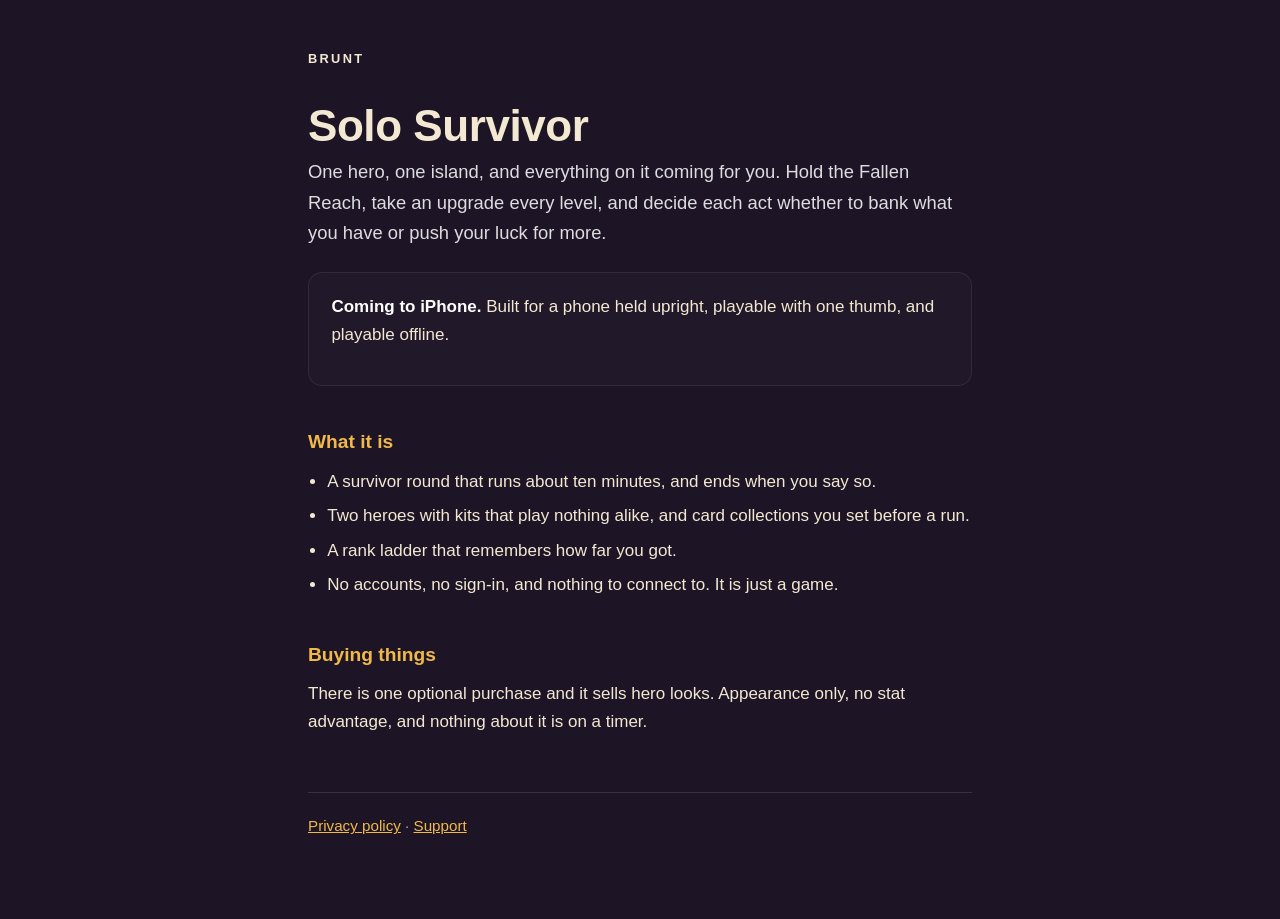
<file: index.html>
<!doctype html>
<html lang="en">
<head>
<meta charset="utf-8">
<meta name="viewport" content="width=device-width, initial-scale=1">
<title>BRUNT · Solo Survivor</title>
<meta name="description" content="BRUNT is a solo survivor game for iPhone. Hold the Fallen Reach, pick your upgrades, and decide when to walk away.">
<link rel="stylesheet" href="style.css">
</head>
<body>
<main>
  <p class="eyebrow">BRUNT</p>
  <h1>Solo Survivor</h1>
  <p class="lede">One hero, one island, and everything on it coming for you.
  Hold the Fallen Reach, take an upgrade every level, and decide each act
  whether to bank what you have or push your luck for more.</p>

  <div class="card">
    <p><b>Coming to iPhone.</b> Built for a phone held upright, playable with
    one thumb, and playable offline.</p>
  </div>

  <h2>What it is</h2>
  <ul>
    <li>A survivor round that runs about ten minutes, and ends when you say so.</li>
    <li>Two heroes with kits that play nothing alike, and card collections you set before a run.</li>
    <li>A rank ladder that remembers how far you got.</li>
    <li>No accounts, no sign-in, and nothing to connect to. It is just a game.</li>
  </ul>

  <h2>Buying things</h2>
  <p>There is one optional purchase and it sells hero looks. Appearance only,
  no stat advantage, and nothing about it is on a timer.</p>

  <p class="foot"><a href="privacy.html">Privacy policy</a> · <a href="support.html">Support</a></p>
</main>
</body>
</html>
</file>
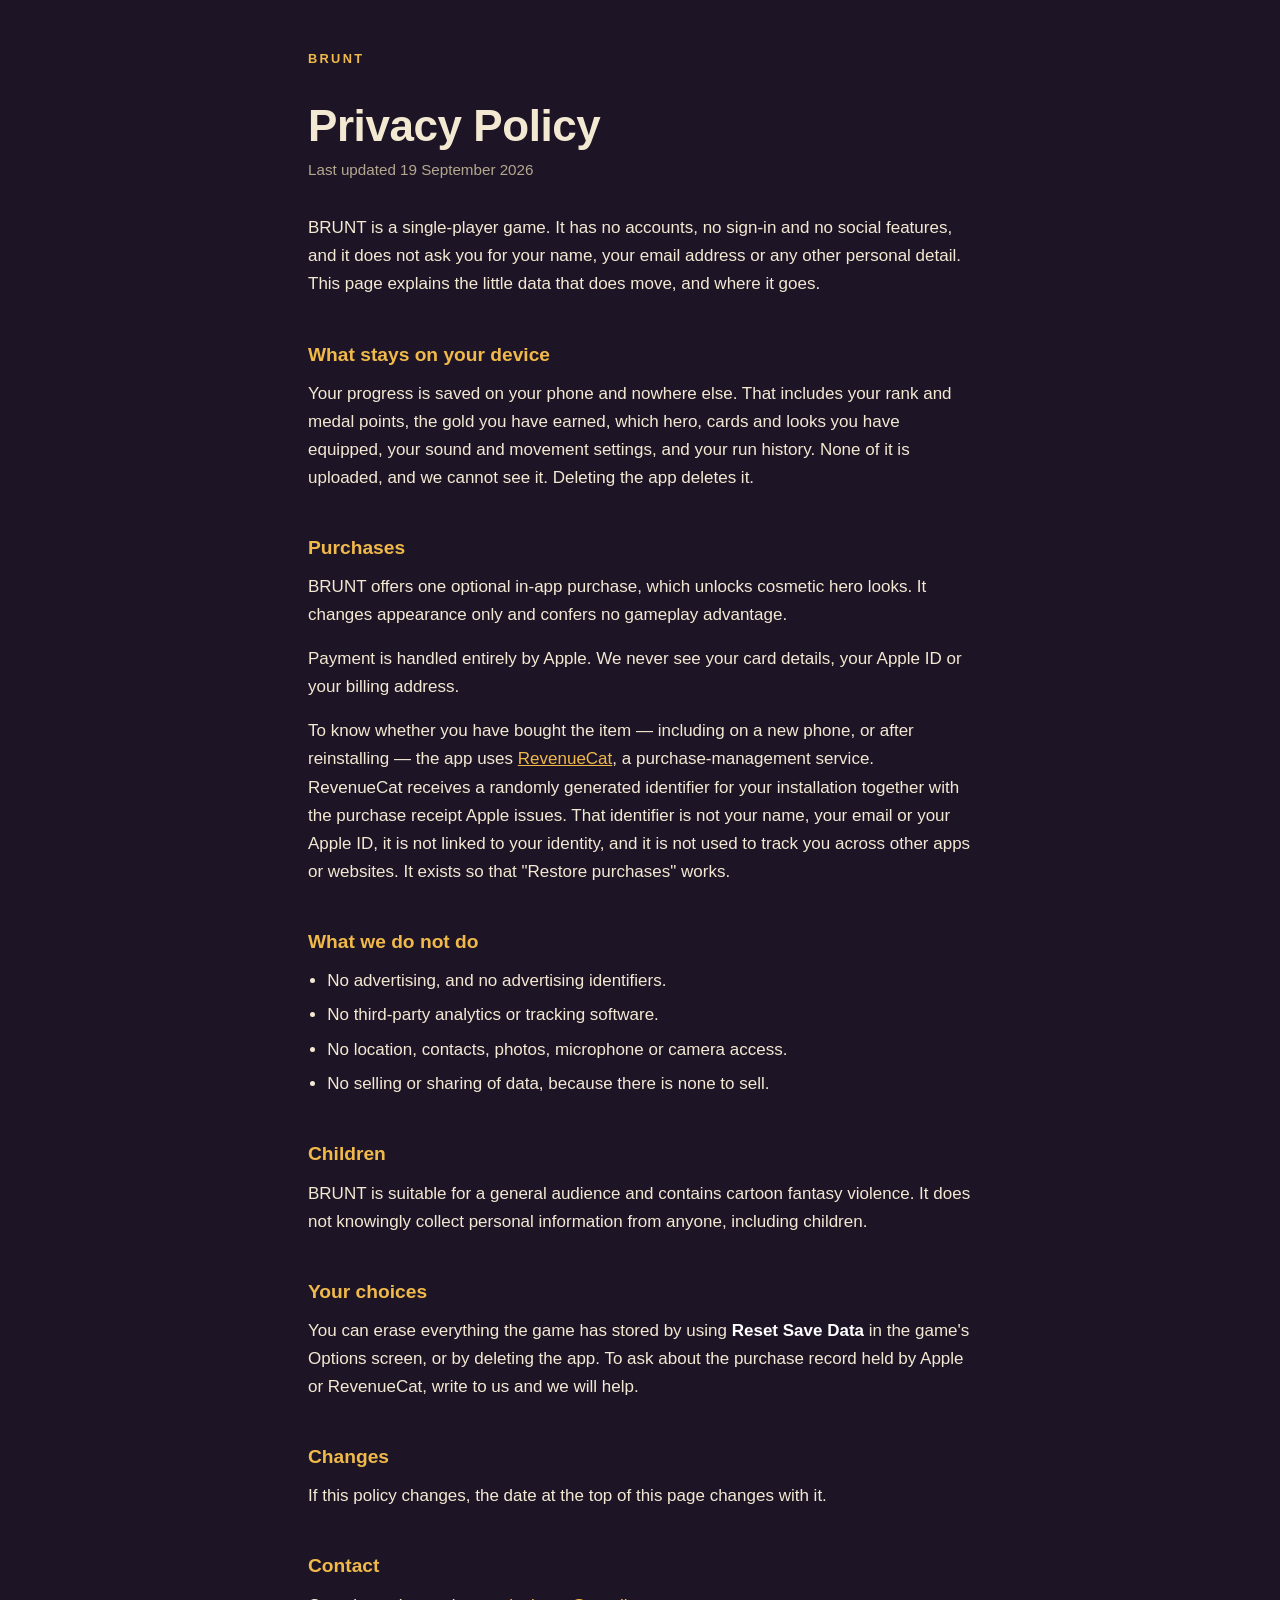
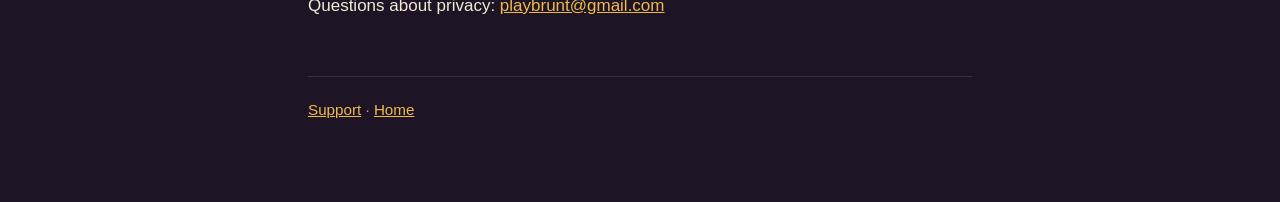
<file: privacy.html>
<!doctype html>
<html lang="en">
<head>
<meta charset="utf-8">
<meta name="viewport" content="width=device-width, initial-scale=1">
<title>Privacy Policy · BRUNT</title>
<link rel="stylesheet" href="style.css">
</head>
<body>
<main>
  <p class="eyebrow"><a href="./">BRUNT</a></p>
  <h1>Privacy Policy</h1>
  <p class="updated">Last updated 19 September 2026</p>

  <p>BRUNT is a single-player game. It has no accounts, no sign-in and no
  social features, and it does not ask you for your name, your email address or
  any other personal detail. This page explains the little data that does move,
  and where it goes.</p>

  <h2>What stays on your device</h2>
  <p>Your progress is saved on your phone and nowhere else. That includes your
  rank and medal points, the gold you have earned, which hero, cards and looks
  you have equipped, your sound and movement settings, and your run history.
  None of it is uploaded, and we cannot see it. Deleting the app deletes it.</p>

  <h2>Purchases</h2>
  <p>BRUNT offers one optional in-app purchase, which unlocks cosmetic hero
  looks. It changes appearance only and confers no gameplay advantage.</p>
  <p>Payment is handled entirely by Apple. We never see your card details, your
  Apple ID or your billing address.</p>
  <p>To know whether you have bought the item — including on a new phone, or
  after reinstalling — the app uses
  <a href="https://www.revenuecat.com/privacy" target="_blank" rel="noopener">RevenueCat</a>,
  a purchase-management service. RevenueCat receives a randomly generated
  identifier for your installation together with the purchase receipt Apple
  issues. That identifier is not your name, your email or your Apple ID, it is
  not linked to your identity, and it is not used to track you across other
  apps or websites. It exists so that "Restore purchases" works.</p>

  <h2>What we do not do</h2>
  <ul>
    <li>No advertising, and no advertising identifiers.</li>
    <li>No third-party analytics or tracking software.</li>
    <li>No location, contacts, photos, microphone or camera access.</li>
    <li>No selling or sharing of data, because there is none to sell.</li>
  </ul>

  <h2>Children</h2>
  <p>BRUNT is suitable for a general audience and contains cartoon fantasy
  violence. It does not knowingly collect personal information from anyone,
  including children.</p>

  <h2>Your choices</h2>
  <p>You can erase everything the game has stored by using <b>Reset Save
  Data</b> in the game's Options screen, or by deleting the app. To ask about
  the purchase record held by Apple or RevenueCat, write to us and we will help.</p>

  <h2>Changes</h2>
  <p>If this policy changes, the date at the top of this page changes with it.</p>

  <h2>Contact</h2>
  <p>Questions about privacy: <a href="mailto:playbrunt@gmail.com">playbrunt@gmail.com</a></p>

  <p class="foot"><a href="support.html">Support</a> · <a href="./">Home</a></p>
</main>
</body>
</html>
</file>
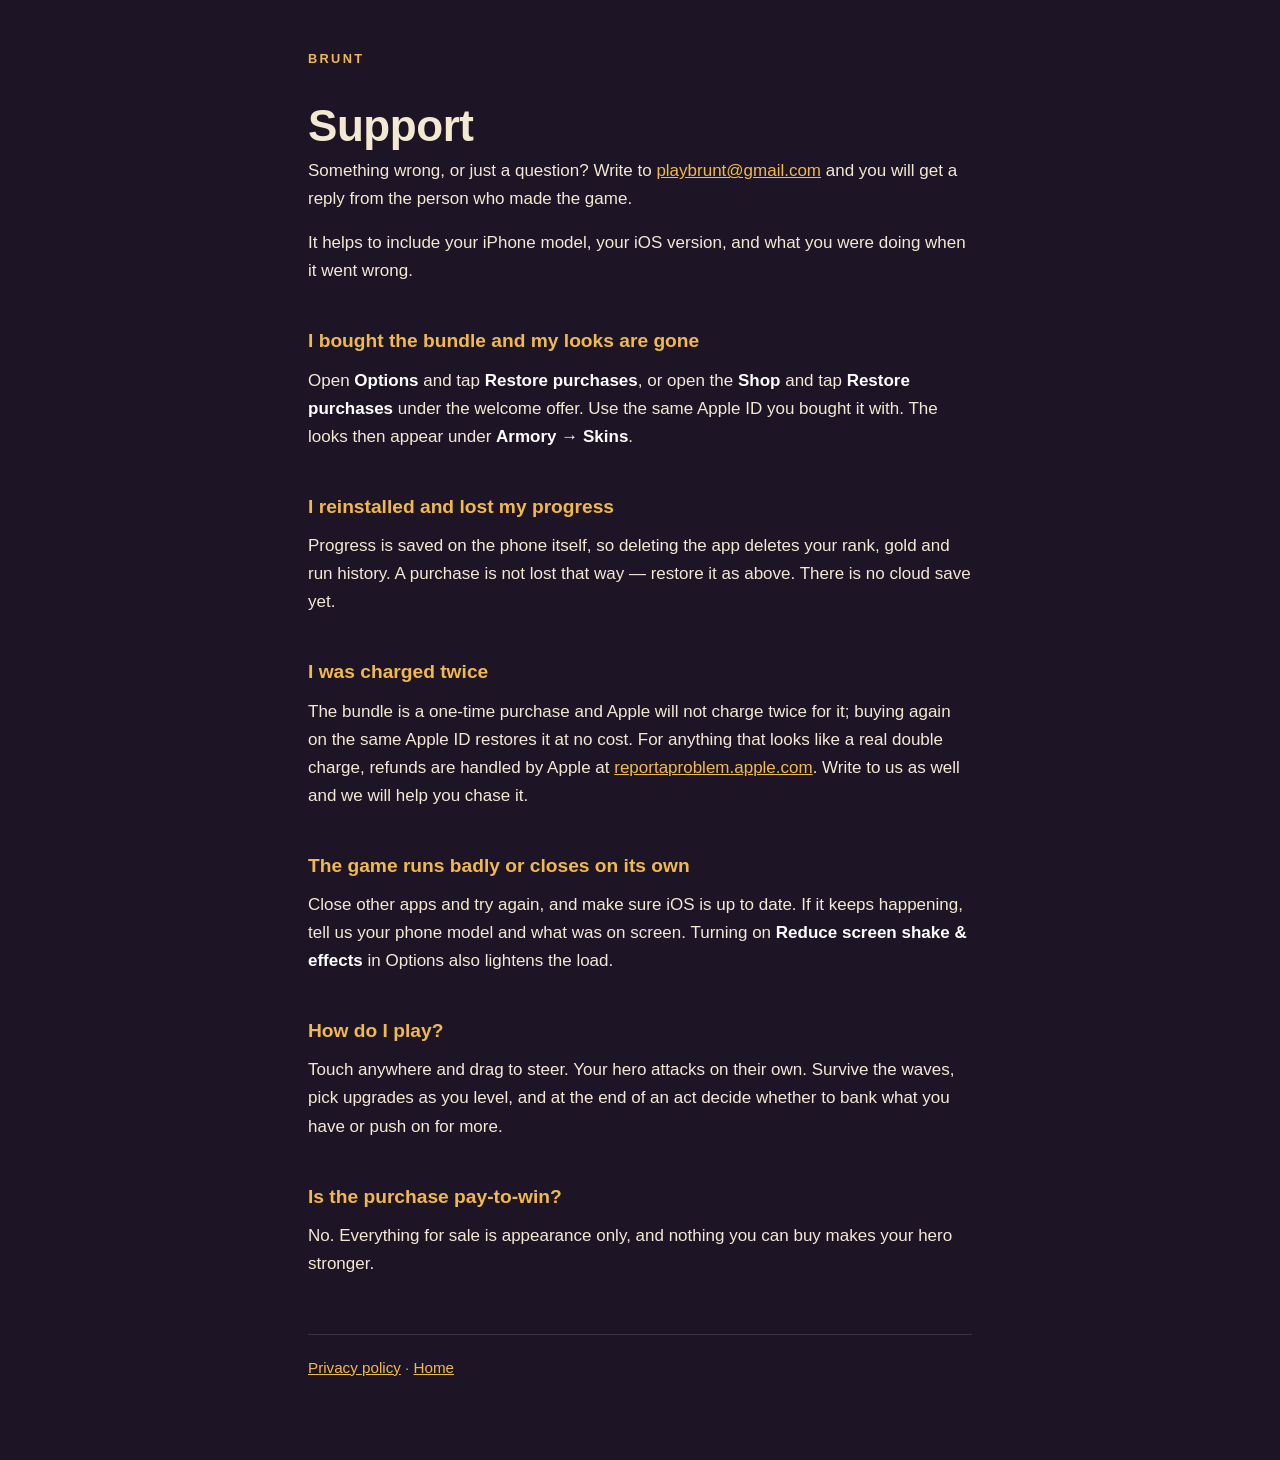
<file: support.html>
<!doctype html>
<html lang="en">
<head>
<meta charset="utf-8">
<meta name="viewport" content="width=device-width, initial-scale=1">
<title>Support · BRUNT</title>
<link rel="stylesheet" href="style.css">
</head>
<body>
<main>
  <p class="eyebrow"><a href="./">BRUNT</a></p>
  <h1>Support</h1>
  <p>Something wrong, or just a question? Write to
  <a href="mailto:playbrunt@gmail.com">playbrunt@gmail.com</a> and you will
  get a reply from the person who made the game.</p>
  <p>It helps to include your iPhone model, your iOS version, and what you were
  doing when it went wrong.</p>

  <h2>I bought the bundle and my looks are gone</h2>
  <p>Open <b>Options</b> and tap <b>Restore purchases</b>, or open the
  <b>Shop</b> and tap <b>Restore purchases</b> under the welcome offer. Use the
  same Apple ID you bought it with. The looks then appear under
  <b>Armory → Skins</b>.</p>

  <h2>I reinstalled and lost my progress</h2>
  <p>Progress is saved on the phone itself, so deleting the app deletes your
  rank, gold and run history. A purchase is not lost that way — restore it as
  above. There is no cloud save yet.</p>

  <h2>I was charged twice</h2>
  <p>The bundle is a one-time purchase and Apple will not charge twice for it;
  buying again on the same Apple ID restores it at no cost. For anything that
  looks like a real double charge, refunds are handled by Apple at
  <a href="https://reportaproblem.apple.com" target="_blank" rel="noopener">reportaproblem.apple.com</a>.
  Write to us as well and we will help you chase it.</p>

  <h2>The game runs badly or closes on its own</h2>
  <p>Close other apps and try again, and make sure iOS is up to date. If it
  keeps happening, tell us your phone model and what was on screen. Turning on
  <b>Reduce screen shake &amp; effects</b> in Options also lightens the load.</p>

  <h2>How do I play?</h2>
  <p>Touch anywhere and drag to steer. Your hero attacks on their own. Survive
  the waves, pick upgrades as you level, and at the end of an act decide whether
  to bank what you have or push on for more.</p>

  <h2>Is the purchase pay-to-win?</h2>
  <p>No. Everything for sale is appearance only, and nothing you can buy makes
  your hero stronger.</p>

  <p class="foot"><a href="privacy.html">Privacy policy</a> · <a href="./">Home</a></p>
</main>
</body>
</html>
</file>
<file: style.css>
/* The BRUNT site. Two pages App Review follows (privacy, support) and a front
   door, so they are built for reading rather than for effect: one column, large
   type, high contrast, and no webfont to wait on. */
:root {
  --ink: #f3e9d2;
  --muted: #b3a88f;
  --gold: #f0b94a;
  --bg: #17111f;
  --panel: #211829;
}
* { box-sizing: border-box; }
html { -webkit-text-size-adjust: 100%; }
body {
  margin: 0;
  background: var(--bg);
  color: var(--ink);
  font: 400 17px/1.65 ui-sans-serif, -apple-system, "Segoe UI", Roboto, Helvetica, Arial, sans-serif;
}
main {
  max-width: 44rem;
  margin: 0 auto;
  padding: 3rem 1.25rem 4rem;
}
.eyebrow {
  margin: 0 0 2rem;
  font-weight: 700;
  letter-spacing: .18em;
  text-transform: uppercase;
  font-size: .8rem;
}
.eyebrow a { color: var(--gold); text-decoration: none; }
h1 {
  margin: 0 0 .35rem;
  font-size: clamp(2rem, 7vw, 2.75rem);
  line-height: 1.15;
  letter-spacing: -.01em;
}
h2 {
  margin: 2.5rem 0 .6rem;
  font-size: 1.2rem;
  color: var(--gold);
}
p, ul { margin: 0 0 1rem; }
ul { padding-left: 1.2rem; }
li { margin-bottom: .4rem; }
a { color: var(--gold); }
b { color: #fff; font-weight: 600; }
.updated { color: var(--muted); font-size: .95rem; margin-bottom: 2rem; }
.foot {
  margin-top: 3.5rem;
  padding-top: 1.25rem;
  border-top: 1px solid #ffffff1f;
  color: var(--muted);
  font-size: .95rem;
}
.lede { font-size: 1.15rem; color: #ffffffd9; }
.card {
  background: var(--panel);
  border: 1px solid #ffffff14;
  border-radius: 14px;
  padding: 1.25rem 1.4rem;
  margin: 1.5rem 0;
}
@media (prefers-color-scheme: light) {
  /* The page is dark on purpose, to sit beside the game. Light mode only
     softens the contrast rather than inverting into something else. */
  :root { --bg: #1d1526; }
}
</file>
